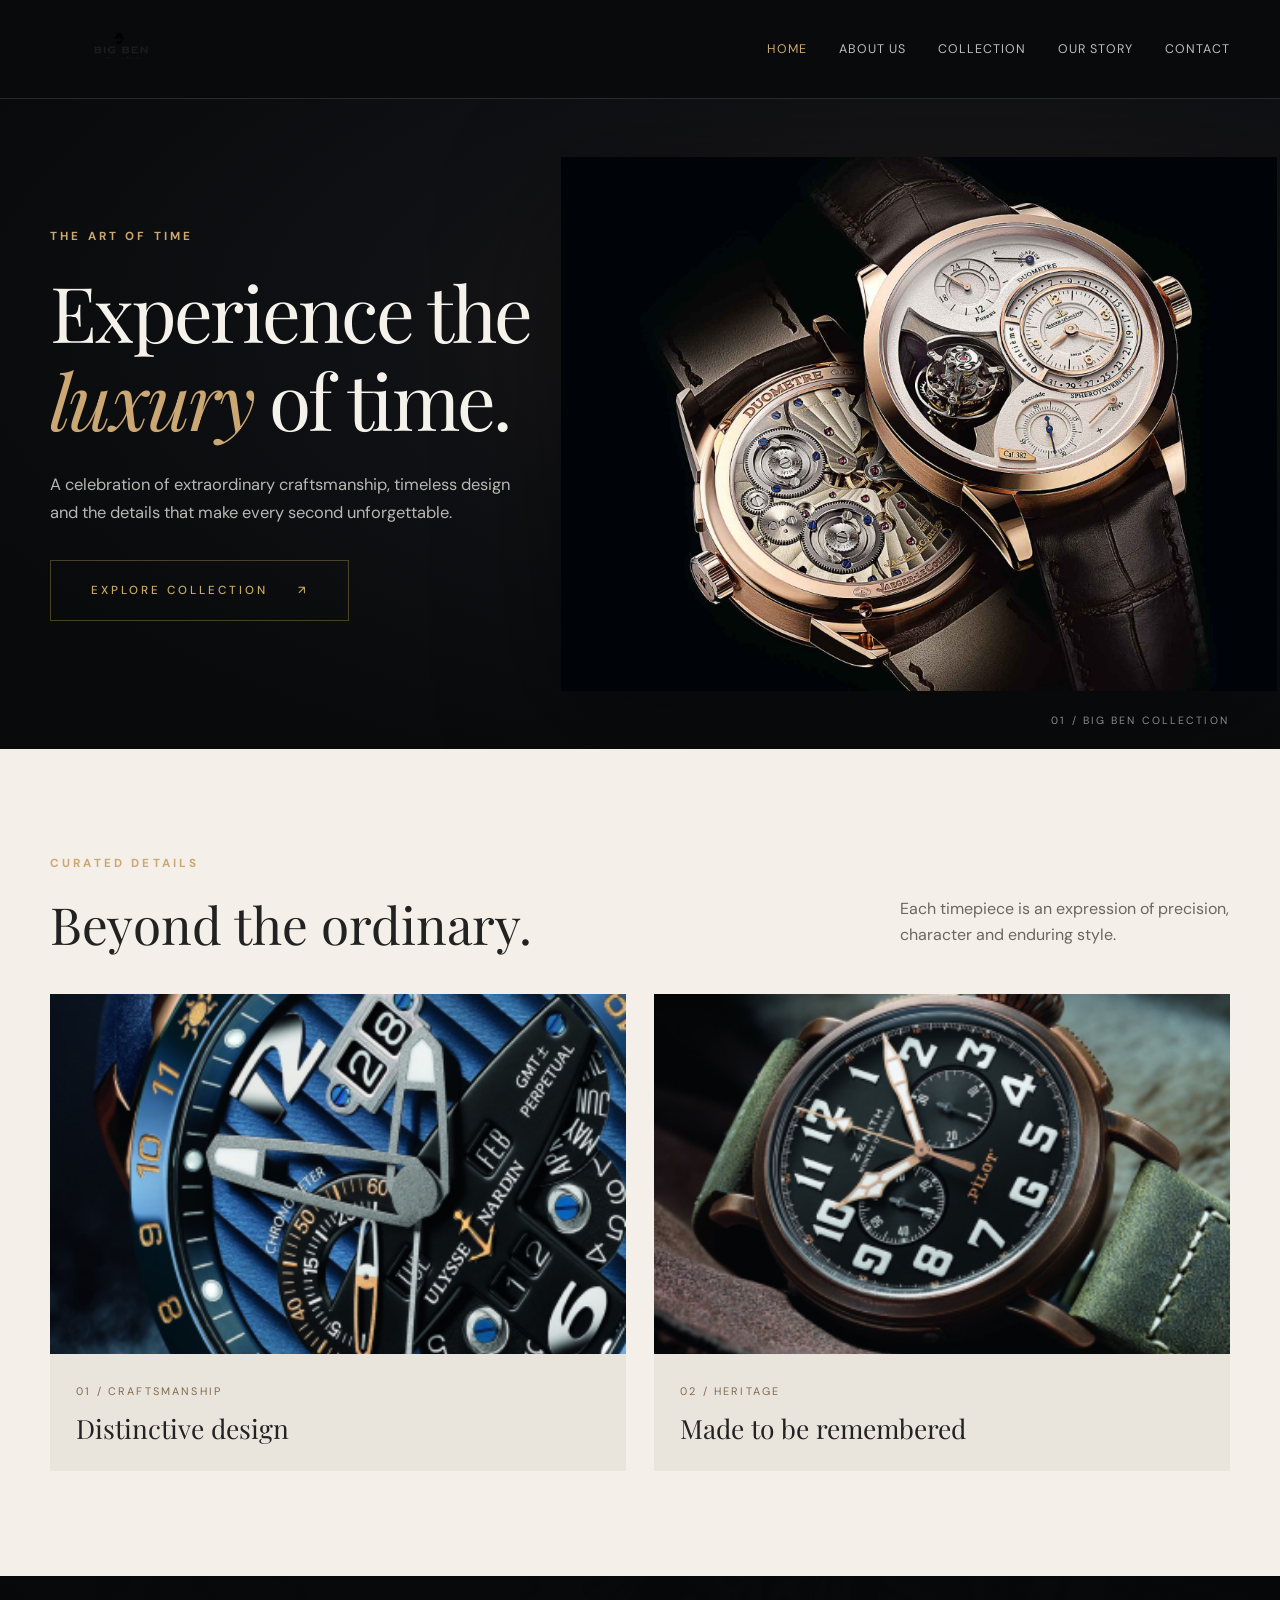
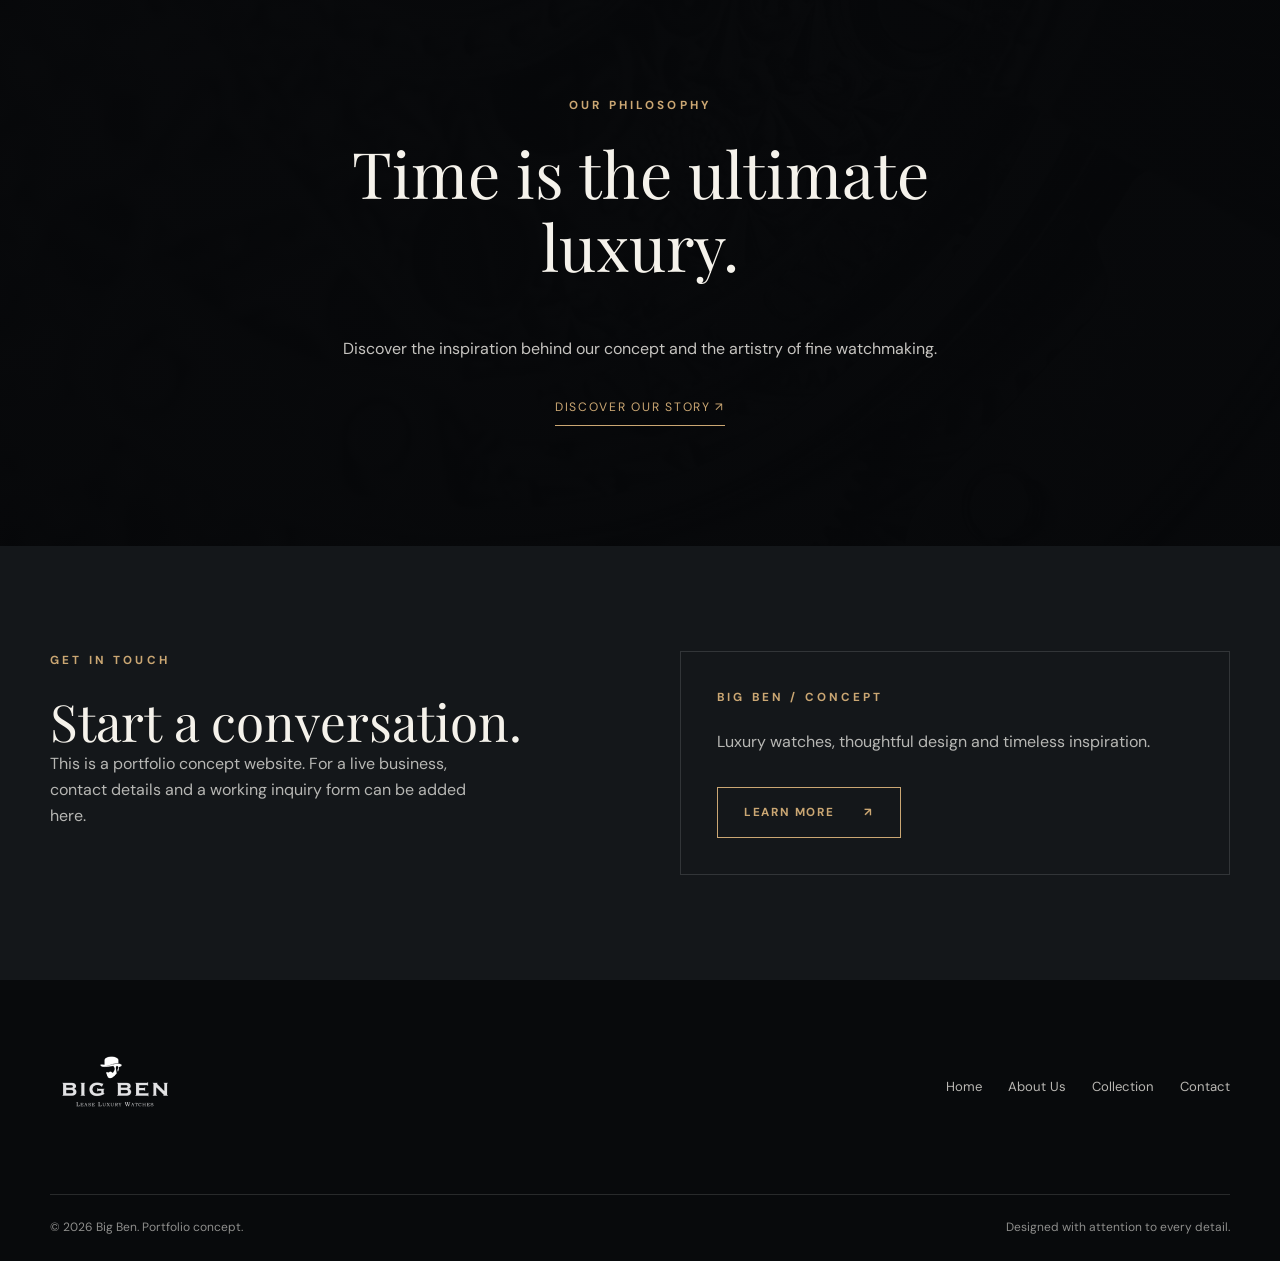
<file: index.html>
<!DOCTYPE html>
<html lang="en">
<head>
  <meta charset="UTF-8">
  <meta name="viewport" content="width=device-width, initial-scale=1">
  <meta name="description" content="Big Ben — an elegant concept website showcasing luxury timepieces.">
  <title>Big Ben | Luxury Watches</title>
  <link rel="stylesheet" href="styles.css">
</head>
<body>
  <a class="skip-link" href="#main">Skip to content</a>

  <header class="site-header">
    <div class="shell header-inner">
      <a class="brand" href="index.html" aria-label="Big Ben home">
        <img src="assets/big-ben-logo.png" alt="Big Ben Luxury Watches">
      </a>

      <button class="menu-toggle" type="button"
        aria-expanded="false"
        aria-controls="main-nav"
        aria-label="Toggle navigation">
        <span></span><span></span><span></span>
      </button>

      <nav id="main-nav" class="main-nav" aria-label="Main navigation">
        <a class="active" href="index.html" aria-current="page">Home</a>
        <a href="about.html">About Us</a>
        <a href="#collection">Collection</a>
        <a href="#story">Our Story</a>
        <a href="#contact">Contact</a>
      </nav>
    </div>
  </header>

  <main id="main">
    <section class="hero">
      <div class="shell hero-grid">
        <div class="hero-copy">
          <p class="eyebrow">THE ART OF TIME</p>
          <h1>Experience the <em>luxury</em> of time.</h1>
          <p class="hero-description">
            A celebration of extraordinary craftsmanship,
            timeless design and the details that make every
            second unforgettable.
          </p>
          <a class="button button-gold" href="#collection">
            Explore collection <span aria-hidden="true">↗</span>
          </a>
        </div>

        <div class="hero-visual">
          <img src="assets/banner.png"
            alt="Rose gold luxury mechanical watches with intricate dials">
        </div>
      </div>
      <span class="hero-index">01 / BIG BEN COLLECTION</span>
    </section>

    <section id="collection" class="section collection">
      <div class="shell">
        <div class="section-heading">
          <div>
            <p class="eyebrow">CURATED DETAILS</p>
            <h2>Beyond the ordinary.</h2>
          </div>
          <p>
            Each timepiece is an expression of precision,
            character and enduring style.
          </p>
        </div>

        <div class="feature-grid">
          <article class="feature-card">
            <div class="feature-image">
              <img src="assets/informations_img1.png"
                alt="Close-up of a blue luxury watch" loading="lazy">
            </div>
            <div class="feature-caption">
              <span>01 / CRAFTSMANSHIP</span>
              <h3>Distinctive design</h3>
            </div>
          </article>

          <article class="feature-card">
            <div class="feature-image">
              <img src="assets/informations_img2.png"
                alt="Close-up of a dark luxury watch with a green strap"
                loading="lazy">
            </div>
            <div class="feature-caption">
              <span>02 / HERITAGE</span>
              <h3>Made to be remembered</h3>
            </div>
          </article>
        </div>
      </div>
    </section>

    <section id="story" class="story">
      <div class="shell story-inner">
        <p class="eyebrow">OUR PHILOSOPHY</p>
        <h2>Time is the ultimate luxury.</h2>
        <p>
          Discover the inspiration behind our concept and
          the artistry of fine watchmaking.
        </p>
        <a class="text-link" href="about.html">
          Discover our story <span aria-hidden="true">↗</span>
        </a>
      </div>
    </section>

    <section id="contact" class="contact section">
      <div class="shell contact-grid">
        <div>
          <p class="eyebrow">GET IN TOUCH</p>
          <h2>Start a conversation.</h2>
          <p>
            This is a portfolio concept website. For a live business,
            contact details and a working inquiry form can be added here.
          </p>
        </div>

        <div class="contact-panel">
          <p class="eyebrow">BIG BEN / CONCEPT</p>
          <p>Luxury watches, thoughtful design and timeless inspiration.</p>
          <a class="button button-outline" href="about.html">
            Learn more <span aria-hidden="true">↗</span>
          </a>
        </div>
      </div>
    </section>
  </main>

  <footer class="site-footer">
    <div class="shell footer-top">
      <a href="index.html" aria-label="Big Ben home">
        <img src="assets/footer_logo.png" alt="Big Ben Luxury Watches">
      </a>
      <nav aria-label="Footer navigation">
        <a href="index.html">Home</a>
        <a href="about.html">About Us</a>
        <a href="#collection">Collection</a>
        <a href="#contact">Contact</a>
      </nav>
    </div>

    <div class="shell footer-bottom">
      <span>© <span id="year"></span> Big Ben. Portfolio concept.</span>
      <span>Designed with attention to every detail.</span>
    </div>
  </footer>

  <script src="script.js" defer></script>
</body>
</html>
</file>
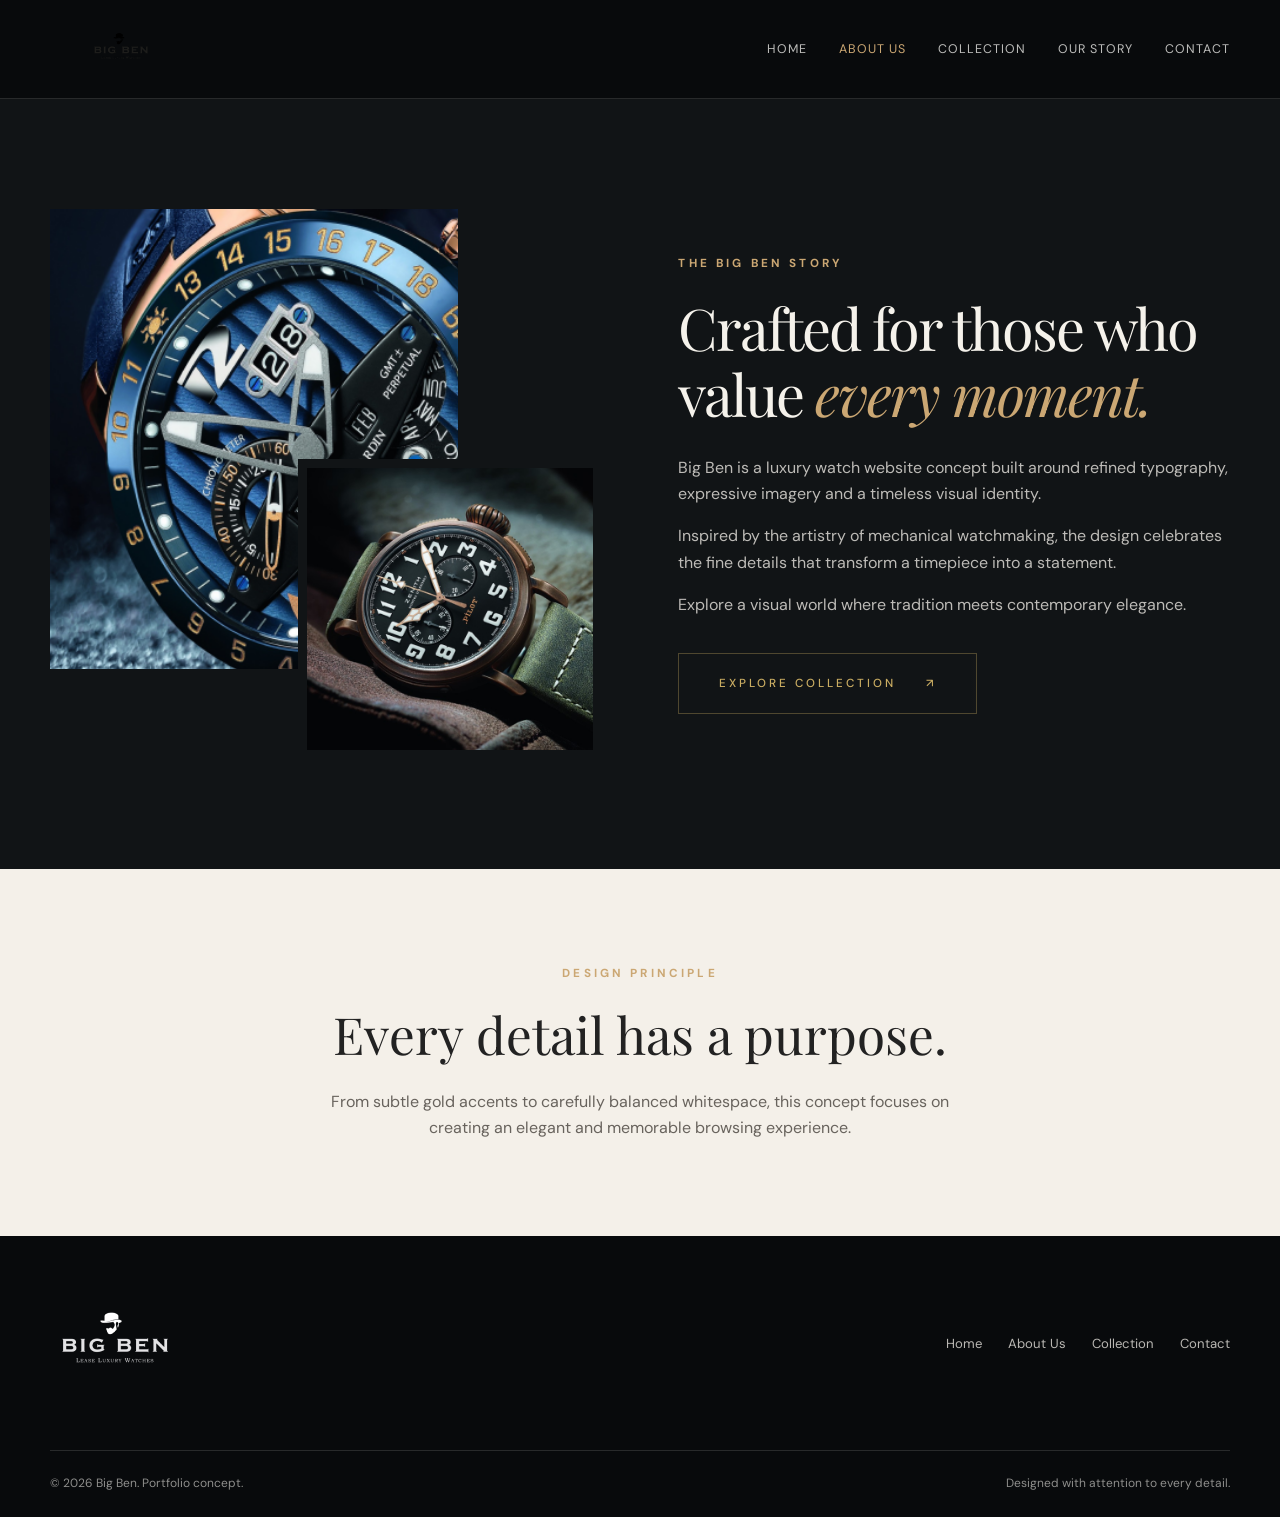
<file: about.html>
<!DOCTYPE html>
<html lang="en">
<head>
  <meta charset="UTF-8">
  <meta name="viewport" content="width=device-width, initial-scale=1">
  <meta name="description" content="Learn about the Big Ben luxury watches concept.">
  <title>About Us | Big Ben</title>
  <link rel="stylesheet" href="styles.css">
</head>
<body>
  <a class="skip-link" href="#main">Skip to content</a>

  <header class="site-header">
    <div class="shell header-inner">
      <a class="brand" href="index.html" aria-label="Big Ben home">
        <img src="assets/big-ben-logo.png" alt="Big Ben Luxury Watches">
      </a>

      <button class="menu-toggle" type="button"
        aria-expanded="false"
        aria-controls="main-nav"
        aria-label="Toggle navigation">
        <span></span><span></span><span></span>
      </button>

      <nav id="main-nav" class="main-nav" aria-label="Main navigation">
        <a href="index.html">Home</a>
        <a class="active" href="about.html" aria-current="page">About Us</a>
        <a href="index.html#collection">Collection</a>
        <a href="index.html#story">Our Story</a>
        <a href="index.html#contact">Contact</a>
      </nav>
    </div>
  </header>

  <main id="main">
    <section class="about-hero">
      <div class="shell about-grid">
        <div class="about-images">
          <img class="about-image-primary"
            src="assets/informations_img1.png"
            alt="Blue luxury watch detail">
          <img class="about-image-secondary"
            src="assets/informations_img2.png"
            alt="Watch with a green strap">
        </div>

        <div class="about-copy">
          <p class="eyebrow">THE BIG BEN STORY</p>
          <h1>Crafted for those who value <em>every moment.</em></h1>
          <p>
            Big Ben is a luxury watch website concept built around
            refined typography, expressive imagery and a timeless
            visual identity.
          </p>
          <p>
            Inspired by the artistry of mechanical watchmaking,
            the design celebrates the fine details that transform
            a timepiece into a statement.
          </p>
          <p>
            Explore a visual world where tradition meets
            contemporary elegance.
          </p>
          <a class="button button-gold" href="index.html#collection">
            Explore collection <span aria-hidden="true">↗</span>
          </a>
        </div>
      </div>
    </section>

    <section class="about-note">
      <div class="shell">
        <p class="eyebrow">DESIGN PRINCIPLE</p>
        <h2>Every detail has a purpose.</h2>
        <p>
          From subtle gold accents to carefully balanced whitespace,
          this concept focuses on creating an elegant and memorable
          browsing experience.
        </p>
      </div>
    </section>
  </main>

  <footer class="site-footer">
    <div class="shell footer-top">
      <a href="index.html" aria-label="Big Ben home">
        <img src="assets/footer_logo.png" alt="Big Ben Luxury Watches">
      </a>
      <nav aria-label="Footer navigation">
        <a href="index.html">Home</a>
        <a href="about.html">About Us</a>
        <a href="index.html#collection">Collection</a>
        <a href="index.html#contact">Contact</a>
      </nav>
    </div>
    <div class="shell footer-bottom">
      <span>© <span id="year"></span> Big Ben. Portfolio concept.</span>
      <span>Designed with attention to every detail.</span>
    </div>
  </footer>

  <script src="script.js" defer></script>
</body>
</html>
</file>
<file: styles.css>
@import url('https://fonts.googleapis.com/css2?family=DM+Sans:wght@400;500;600;700&family=Playfair+Display:ital,wght@0,400;0,500;0,600;1,400&display=swap');

:root {
    --ink: #0b0d0f;
    --panel: #121518;
    --cream: #f5f2eb;
    --muted: #a8a7a4;
    --gold: #cba773;
    --border: rgba(255, 255, 255, 0.13);
}

*,
*::before,
*::after {
    box-sizing: border-box;
}

html {
    scroll-behavior: smooth;
}

body {
    margin: 0;
    background: var(--ink);
    color: var(--cream);
    font-family: 'DM Sans', Arial, sans-serif;
    line-height: 1.65;
}

img {
    display: block;
    max-width: 100%;
}

a {
    color: inherit;
    text-decoration: none;
}

button {
    font: inherit;
}

a:focus-visible,
button:focus-visible {
    outline: 2px solid var(--gold);
    outline-offset: 5px;
}

.shell {
    width: min(1180px, calc(100% - 48px));
    margin: auto;
}

.skip-link {
    position: absolute;
    top: -100px;
    left: 16px;
    z-index: 100;
    background: var(--cream);
    color: var(--ink);
    padding: 8px 16px;
}

.skip-link:focus {
    top: 8px;
}

/* HEADER */

.site-header {
    position: relative;
    z-index: 5;
    background: #080a0c;
    border-bottom: 1px solid var(--border);
}

.header-inner {
    min-height: 98px;
    display: flex;
    align-items: center;
    justify-content: space-between;
    gap: 36px;
}

.brand img {
    width: 142px;
    max-height: 66px;
    object-fit: contain;
}

.main-nav {
    display: flex;
    align-items: center;
    gap: clamp(16px, 2.5vw, 38px);
}

.main-nav a {
    font-size: 0.78rem;
    letter-spacing: 0.08em;
    text-transform: uppercase;
    color: #bdbdbb;
    transition: color 0.2s ease;
}

.main-nav a:hover,
.main-nav a.active {
    color: var(--gold);
}

.menu-toggle {
    display: none;
    background: none;
    border: 0;
    cursor: pointer;
    padding: 12px;
}

.menu-toggle span {
    display: block;
    width: 24px;
    height: 2px;
    background: var(--cream);
    margin: 5px 0;
}

/* HERO */

.hero {
    position: relative;
    overflow: hidden;
    background: radial-gradient(
        ellipse at 75% 35%,
        #26211e 0%,
        #101114 42%,
        #080a0c 80%
    );
}

.hero-grid {
    min-height: 650px;
    display: grid;
    grid-template-columns: 0.92fr 1.08fr;
    align-items: center;
    gap: 28px;
}

.hero-copy {
    padding: 70px 0;
    position: relative;
    z-index: 1;
}

.eyebrow {
    font-size: 0.73rem;
    letter-spacing: 0.27em;
    font-weight: 700;
    color: var(--gold);
    text-transform: uppercase;
    margin: 0 0 22px;
}

h1,
h2,
h3,
p {
    margin-top: 0;
}

h1,
h2,
h3 {
    font-family: 'Playfair Display', Georgia, serif;
    font-weight: 400;
    line-height: 1.14;
}

h1 {
    font-size: clamp(3.3rem, 6vw, 6.1rem);
    letter-spacing: -0.035em;
    margin-bottom: 28px;
}

h1 em {
    color: var(--gold);
    font-weight: 400;
}

.hero-description {
    max-width: 460px;
    color: #b9b7b3;
    font-size: 1.03rem;
    margin-bottom: 34px;
}

.hero-visual {
    align-self: stretch;
    display: flex;
    align-items: center;
    justify-content: center;
}

.hero-visual img {
    width: 115%;
    max-width: none;
    max-height: 610px;
    object-fit: contain;
    filter: drop-shadow(
        0 30px 60px rgba(0, 0, 0, 0.45)
    );
}

.hero-index {
    position: absolute;
    bottom: 20px;
    right: 4%;
    font-size: 0.66rem;
    letter-spacing: 0.2em;
    color: #8d8b88;
}

/* BUTTONS - ORIGINAL GOLD GRADIENT */

.button {
    display: inline-flex;
    align-items: center;
    justify-content: center;
    gap: 30px;

    padding: 15px 26px;

    text-transform: uppercase;
    letter-spacing: 0.14em;
    font-size: 0.73rem;
    font-weight: 700;

    cursor: pointer;

    transition:
        background 0.2s ease,
        color 0.2s ease,
        transform 0.2s ease;
}

.button:hover {
    transform: translateY(-2px);
}

.button-gold {
    background: linear-gradient(
        270deg,
        rgba(223, 190, 106, 0.8),
        rgba(146, 111, 52, 0.8),
        rgba(34, 34, 34, 0),
        rgba(34, 34, 34, 0)
    );

    background-position: 1% 50%;
    background-size: 300% 300%;

    color: rgba(223, 190, 106, 0.9);

    border: 1px solid rgba(223, 190, 106, 0.3);
    border-radius: 0;

    padding: 20px 40px;

    letter-spacing: 3px;
    font-weight: 500;

    transition:
        background-position 0.7s ease-in-out,
        color 0.7s ease-in-out,
        border-color 0.7s ease-in-out,
        transform 0.2s ease;
}

.button-gold:hover {
    color: #ffffff;
    border-color: transparent;
    background-position: 99% 50%;
}

.button-outline {
    border: 1px solid var(--gold);
    color: var(--gold);
    background: transparent;
}

.button-outline:hover {
    background: var(--gold);
    color: #16120e;
}

/* COLLECTION */

.section {
    padding: 105px 0;
}

.collection {
    background: #f4f0e9;
    color: #222222;
}

.section-heading {
    display: flex;
    justify-content: space-between;
    align-items: end;
    gap: 36px;
    margin-bottom: 40px;
}

.section-heading h2,
.contact h2,
.about-note h2 {
    font-size: clamp(2.3rem, 4vw, 3.7rem);
    margin-bottom: 0;
}

.section-heading > p {
    max-width: 330px;
    color: #6b665f;
    margin-bottom: 5px;
}

.feature-grid {
    display: grid;
    grid-template-columns: 1fr 1fr;
    gap: 28px;
}

.feature-card {
    background: #e9e4dc;
}

.feature-image {
    height: 360px;
    overflow: hidden;
    background: #151719;
}

.feature-image img {
    height: 100%;
    width: 100%;
    object-fit: cover;
    transition: transform 0.5s ease;
}

.feature-card:hover img {
    transform: scale(1.04);
}

.feature-caption {
    padding: 23px 26px 28px;
}

.feature-caption span {
    font-size: 0.68rem;
    letter-spacing: 0.2em;
    color: #806b4f;
}

.feature-caption h3 {
    font-size: 1.65rem;
    margin: 10px 0 0;
}

/* STORY */

.story {
    background:
        linear-gradient(
            rgba(5, 6, 8, 0.82),
            rgba(5, 6, 8, 0.85)
        ),
        url('assets/informations_background.png')
        center / cover;

    padding: 120px 0;
    text-align: center;
}

.story-inner {
    max-width: 760px;
}

.story h2 {
    font-size: clamp(2.7rem, 5vw, 4.8rem);
}

.story p:not(.eyebrow) {
    color: #c6c4c0;
}

.text-link {
    display: inline-block;
    margin-top: 18px;
    color: var(--gold);
    text-transform: uppercase;
    letter-spacing: 0.14em;
    font-size: 0.76rem;
    border-bottom: 1px solid var(--gold);
    padding-bottom: 8px;
    transition: color 0.2s ease;
}

.text-link:hover {
    color: #e4c49a;
}

/* CONTACT */

.contact {
    background: #14171a;
}

.contact-grid {
    display: grid;
    grid-template-columns: 1fr 1fr;
    gap: 80px;
}

.contact p:not(.eyebrow) {
    max-width: 450px;
    color: #b7b7b4;
}

.contact-panel {
    padding: 36px;
    border: 1px solid var(--border);
}

.contact-panel .button {
    margin-top: 15px;
}

/* FOOTER */

.site-footer {
    background: #080a0c;
}

.footer-top {
    display: flex;
    justify-content: space-between;
    align-items: center;
    gap: 32px;
    padding: 42px 0;
    border-bottom: 1px solid var(--border);
}

.footer-top img {
    width: 130px;
}

.footer-top nav {
    display: flex;
    gap: 26px;
    flex-wrap: wrap;
}

.footer-top nav a {
    font-size: 0.82rem;
    color: #b9b7b3;
    transition: color 0.2s ease;
}

.footer-top nav a:hover {
    color: var(--gold);
}

.footer-bottom {
    display: flex;
    justify-content: space-between;
    gap: 20px;
    padding: 23px 0;
    color: #8e8e8c;
    font-size: 0.75rem;
}

/* ABOUT PAGE */

.about-hero {
    background: #111416;
    padding: 110px 0;
}

.about-grid {
    display: grid;
    grid-template-columns: 1fr 1fr;
    gap: clamp(35px, 6vw, 100px);
    align-items: center;
}

.about-images {
    position: relative;
    min-height: 550px;
}

.about-image-primary {
    width: 74%;
    height: 460px;
    object-fit: cover;
}

.about-image-secondary {
    position: absolute;
    right: 0;
    bottom: 0;
    width: 55%;
    height: 300px;
    object-fit: cover;
    border: 9px solid #111416;
}

.about-copy h1 {
    font-size: clamp(2.8rem, 4.5vw, 4.8rem);
}

.about-copy p:not(.eyebrow) {
    color: #bdbbb7;
}

.about-copy .button {
    margin-top: 18px;
}

.about-note {
    text-align: center;
    background: #f4f0e9;
    color: #222222;
    padding: 95px 0;
}

.about-note .shell {
    max-width: 800px;
}

.about-note p:last-child {
    margin: 25px auto 0;
    color: #68635d;
    max-width: 650px;
}

/* TABLET RESPONSIVE */

@media (max-width: 900px) {

    .header-inner {
        min-height: 80px;
    }

    .menu-toggle {
        display: block;
    }

    .main-nav {
        display: none;
        position: absolute;
        top: 100%;
        left: 0;
        right: 0;

        background: #0c0e10;
        padding: 24px;

        flex-direction: column;
        align-items: stretch;
        gap: 20px;

        border-bottom: 1px solid var(--border);
    }

    .main-nav.open {
        display: flex;
    }

    .hero-grid {
        min-height: auto;
        grid-template-columns: 1fr;
    }

    .hero-copy {
        padding: 75px 0 10px;
    }

    .hero-visual img {
        width: 100%;
        max-height: 500px;
    }

    .hero-index {
        display: none;
    }

    .about-grid {
        grid-template-columns: 1fr;
    }

    .about-images {
        min-height: 480px;
    }

    .about-image-primary {
        height: 400px;
    }

    .about-image-secondary {
        height: 250px;
    }

    .contact-grid {
        gap: 30px;
    }
}

/* MOBILE RESPONSIVE */

@media (max-width: 600px) {

    .shell {
        width: min(100% - 32px, 1180px);
    }

    .brand img {
        width: 120px;
    }

    .hero-copy {
        padding: 65px 0 5px;
    }

    h1 {
        font-size: clamp(2.9rem, 13vw, 4.1rem);
    }

    .hero-description {
        font-size: 0.96rem;
    }

    .hero-visual img {
        max-height: 360px;
    }

    .button-gold {
        padding: 16px 24px;
        letter-spacing: 2px;
        font-size: 0.68rem;
    }

    .section {
        padding: 70px 0;
    }

    .section-heading {
        display: block;
    }

    .section-heading > p {
        margin-top: 20px;
    }

    .feature-grid,
    .contact-grid {
        grid-template-columns: 1fr;
    }

    .feature-image {
        height: 290px;
    }

    .story {
        padding: 85px 0;
    }

    .footer-top,
    .footer-bottom {
        flex-direction: column;
        align-items: flex-start;
    }

    .footer-top nav {
        gap: 16px;
    }

    .about-hero {
        padding: 70px 0;
    }

    .about-images {
        min-height: 350px;
    }

    .about-image-primary {
        height: 300px;
    }

    .about-image-secondary {
        height: 190px;
        border-width: 6px;
    }

    .about-note {
        padding: 75px 0;
    }
}

/* ACCESSIBILITY */

@media (prefers-reduced-motion: reduce) {

    html {
        scroll-behavior: auto;
    }

    *,
    *::before,
    *::after {
        transition: none !important;
    }
}
</file>
